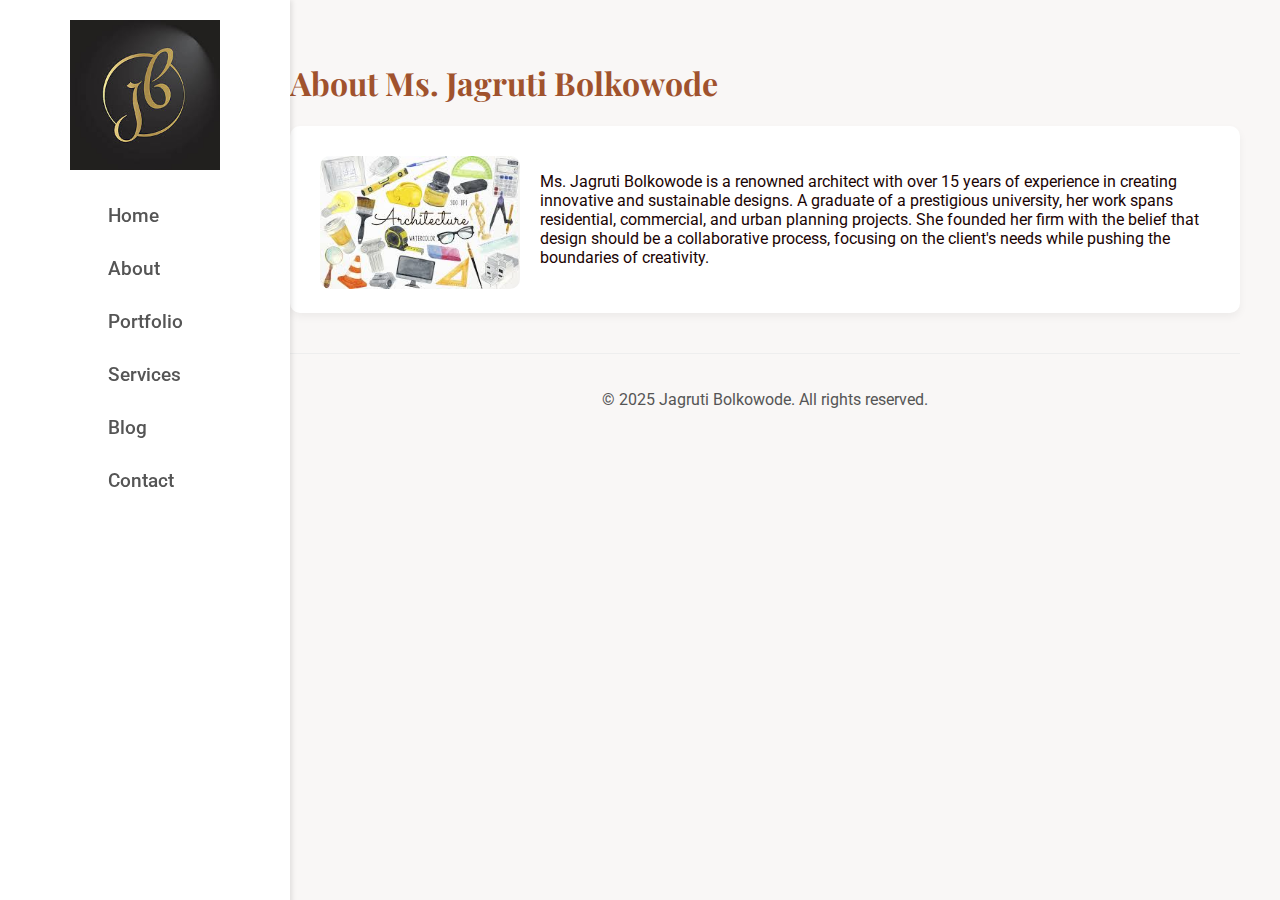
<file: about.html>
<!DOCTYPE html>
<html lang="en">
<head>
    <meta charset="UTF-8">
    <meta name="viewport" content="width=device-width, initial-scale=1.0">
    <title>About - Jagruti Borkar</title>
    <link rel="stylesheet" href="style.css">
    <link rel="icon" href="logo.png" type="image/png">
    <link href="https://fonts.googleapis.com/css2?family=Playfair+Display:wght@400;700&family=Roboto:wght@300;400&display=swap" rel="stylesheet">
</head>
<body>
    <aside class="sidebar">
        <div class="logo-container">
            <img src="img\img7.jpeg" alt="Jagruti Borkar Logo" class="logo">
        </div>
        <nav class="main-nav">
            <ul>
                <li><a href="index.html">Home</a></li>
                <li><a href="about.html">About</a></li>
                <li><a href="portfolio.html">Portfolio</a></li>
                <li><a href="services.html">Services</a></li>
                <li><a href="blog.html">Blog</a></li>
                <li><a href="contact.html">Contact</a></li>
                
            </ul>
        </nav>
    </aside>

    <main class="content">
        <header class="page-header">
            <h1>About Ms. Jagruti Bolkowode</h1>
        </header>

        <section class="bio">
            <img src="img\img2.jpeg" alt="Ms. Jagruti Bolkowode" class="profile-pic">
            <p>Ms. Jagruti Bolkowode is a renowned architect with over 15 years of experience in creating innovative and sustainable designs. A graduate of a prestigious university, her work spans residential, commercial, and urban planning projects. She founded her firm with the belief that design should be a collaborative process, focusing on the client's needs while pushing the boundaries of creativity.</p>
        </section>

        <footer>
            <p>&copy; 2025 Jagruti Bolkowode. All rights reserved.</p>
        </footer>
    </main>

</body>
</html>
</file>
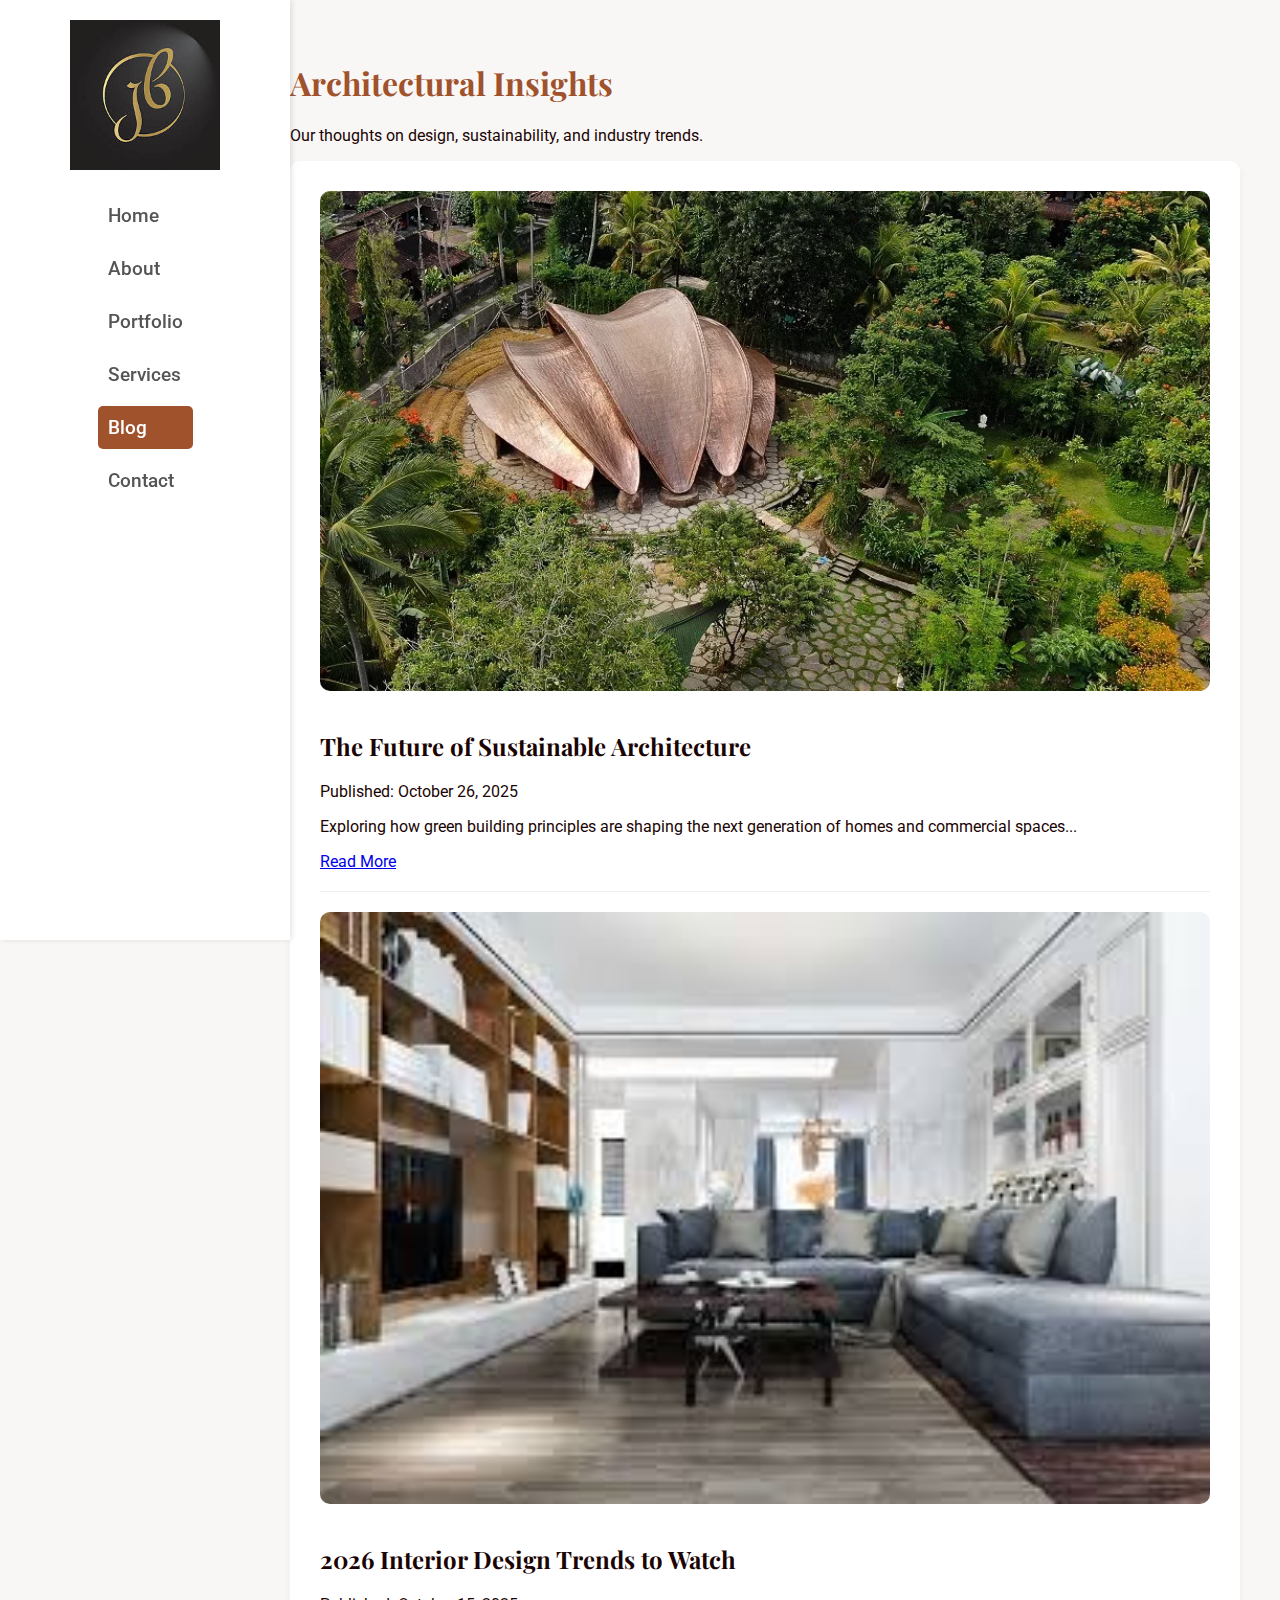
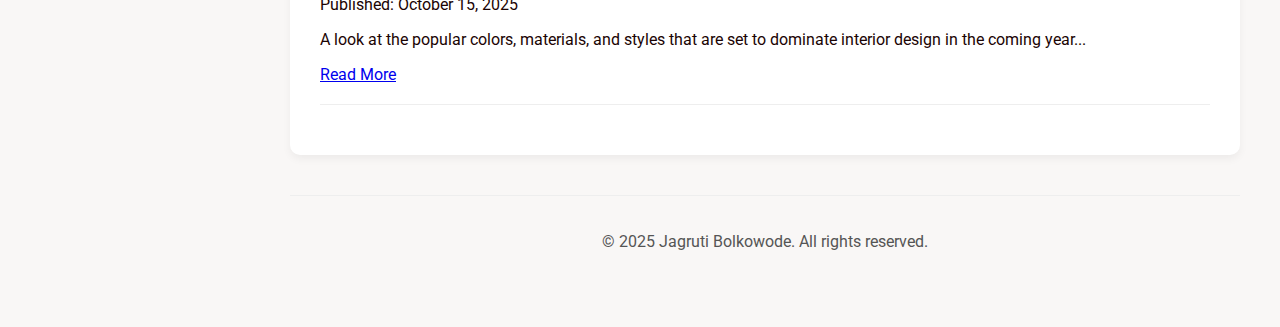
<file: blog.html>
<!DOCTYPE html>
<html lang="en">
<head>
    <meta charset="UTF-8">
    <meta name="viewport" content="width=device-width, initial-scale=1.0">
    <title>Blog - Jagruti Borkar</title>
    <link rel="stylesheet" href="style.css">
    <link rel="icon" href="logo.png" type="image/png">
    <link href="https://fonts.googleapis.com/css2?family=Playfair+Display:wght@400;700&family=Roboto:wght@300;400&display=swap" rel="stylesheet">
</head>
<body>
    <aside class="sidebar">
        <div class="logo-container">
            <img src="img\img7.jpeg" alt="Jagruti Borkar Logo" class="logo">
        </div>
        <nav class="main-nav">
            <ul>
                <li><a href="index.html">Home</a></li>
                <li><a href="about.html">About</a></li>
                <li><a href="portfolio.html">Portfolio</a></li>
                <li><a href="services.html">Services</a></li>
                <li><a href="blog.html">Blog</a></li>
                <li><a href="contact.html">Contact</a></li>
                
            </ul>
        </nav>
    </aside>

    <main class="content">
        <header class="page-header">
            <h1>Architectural Insights</h1>
            <p>Our thoughts on design, sustainability, and industry trends.</p>
        </header>

        <section class="blog-posts">
            <article class="blog-post">
                <img src="img\img8.webp" alt="Sustainable Architecture">
                <h2>The Future of Sustainable Architecture</h2>
                <p class="post-meta">Published: October 26, 2025</p>
                <p>Exploring how green building principles are shaping the next generation of homes and commercial spaces...</p>
                <a href="#" class="read-more">Read More</a>
            </article>
            <article class="blog-post">
                <img src="img\img9.jpeg" alt="Interior Design Trends">
                <h2>2026 Interior Design Trends to Watch</h2>
                <p class="post-meta">Published: October 15, 2025</p>
                <p>A look at the popular colors, materials, and styles that are set to dominate interior design in the coming year...</p>
                <a href="#" class="read-more">Read More</a>
            </article>
        </section>

        <footer>
            <p>&copy; 2025 Jagruti Bolkowode. All rights reserved.</p>
        </footer>
    </main>

    <script src="script.js"></script>
</body>
</html>
</file>
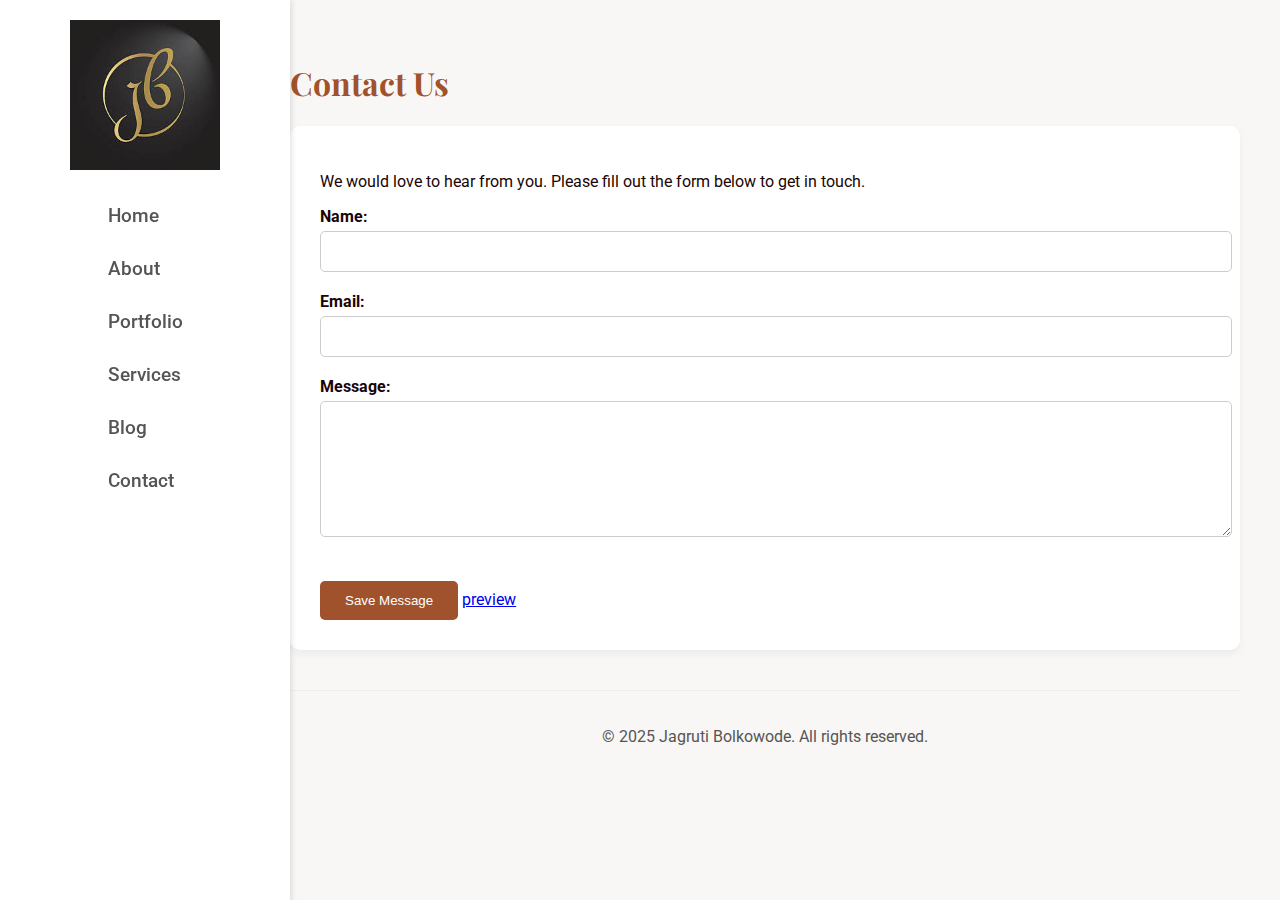
<file: contact.html>
<!DOCTYPE html>
<html lang="en">
<head>
    <meta charset="UTF-8">
    <meta name="viewport" content="width=device-width, initial-scale=1.0">
    <title>Contact - Jagruti Borkar</title>
    <link rel="stylesheet" href="style.css">
    <link rel="icon" href="logo.png" type="image/png">
    <link href="https://fonts.googleapis.com/css2?family=Playfair+Display:wght@400;700&family=Roboto:wght@300;400&display=swap" rel="stylesheet">
</head>
<body>
    <aside class="sidebar">
        <div class="logo-container">
            <img src="img\img7.jpeg" alt="Jagruti Borkar Logo" class="logo">
        </div>
        <nav class="main-nav">
            <ul>
                <li><a href="index.html">Home</a></li>
                <li><a href="about.html">About</a></li>
                <li><a href="portfolio.html">Portfolio</a></li>
                <li><a href="services.html">Services</a></li>
                <li><a href="blog.html">Blog</a></li>
                <li><a href="contact.html">Contact</a></li>
                
            </ul>
        </nav>
    </aside>

    <main class="content">
        <header class="page-header">
            <h1>Contact Us</h1>
        </header>

        <section class="contact-form-section">
            <p>We would love to hear from you. Please fill out the form below to get in touch.</p>
            <form action="user.html" method="GET" class="contact-form">
                <div class="form-group">
                    <label for="name">Name:</label>
                    <input type="text" id="name" name="name" >
                </div>
                <div class="form-group">
                    <label for="email">Email:</label>
                    <input type="email" id="email" name="email" >
                </div>
                <div class="form-group">
                    <label for="message">Message:</label>
                    <textarea id="message" name="message" rows="6" ></textarea>
                </div>
                <button type="submit" class="submit-button" onclick="Contact()">Save Message</button>
                <a href="user.html">preview</a>
            </form>
        </section>

        <footer>
            <p>&copy; 2025 Jagruti Bolkowode. All rights reserved.</p>
        </footer>
    </main>

</body>


  <script>
    function Contact() {
      const name = document.getElementById('name').value;
      const email = document.getElementById('email').value;
      const message = document.getElementById('message').value;


      if (!name || !email || !message) {
        alert('Please fill out both fields!');
        return;
      }

      const userDetails = { name, email, message };
      sessionStorage.setItem('userDetails', JSON.stringify(userDetails));

      alert('User details saved! You can now visit the next page to view them.');
       window.location.href = "user.html";
    }
  </script>

</html>
</file>
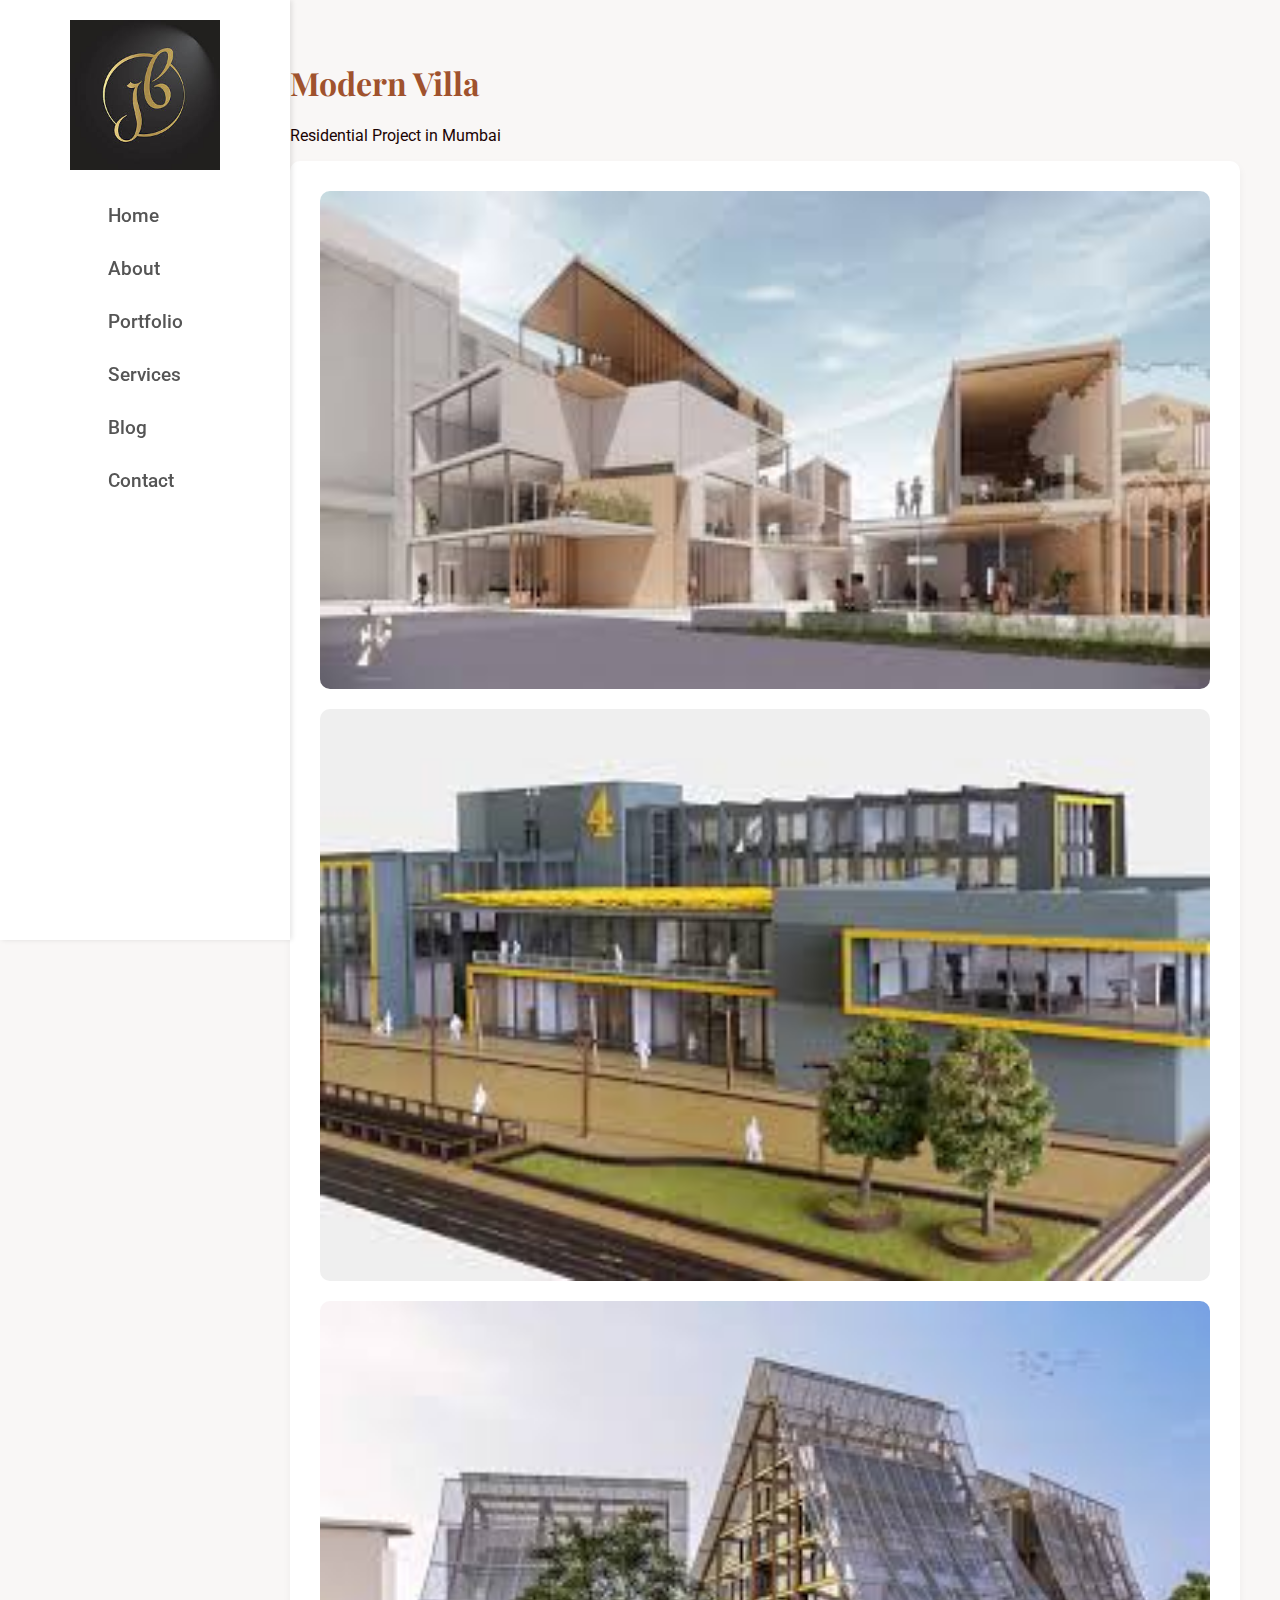
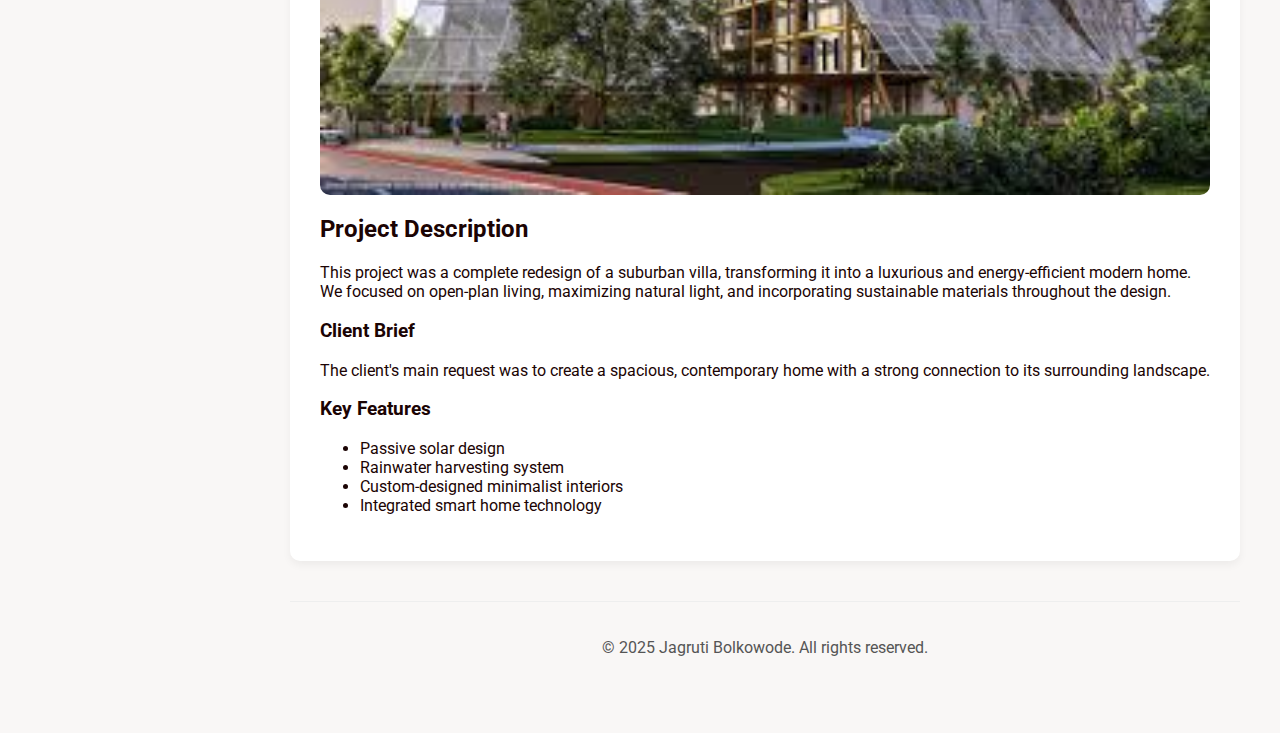
<file: project1.html>
<!DOCTYPE html>
<html lang="en">
<head>
    <meta charset="UTF-8">
    <meta name="viewport" content="width=device-width, initial-scale=1.0">
    <title>Modern Villa - Project Details</title>
    <link rel="stylesheet" href="style.css">
    <link rel="icon" href="logo.png" type="image/png">
    <link href="https://fonts.googleapis.com/css2?family=Playfair+Display:wght@400;700&family=Roboto:wght@300;400&display=swap" rel="stylesheet">
</head>
<body>
    <aside class="sidebar">
        <div class="logo-container">
            <img src="img\img7.jpeg" alt="Jagruti Borkar Logo" class="logo">
        </div>
        <nav class="main-nav">
            <ul>
                <li><a href="index.html">Home</a></li>
                <li><a href="about.html">About</a></li>
                <li><a href="portfolio.html">Portfolio</a></li>
                <li><a href="services.html">Services</a></li>
                <li><a href="blog.html">Blog</a></li>
                <li><a href="contact.html">Contact</a></li>
                
            </ul>
        </nav>
    </aside>

    <main class="content">
        <header class="page-header">
            <h1>Modern Villa</h1>
            <p class="subtitle">Residential Project in Mumbai</p>
        </header>

        <section class="project-details">
            <div class="project-images">
                <img src="img\img3.jpeg" alt="Modern Villa Exterior" class="full-width-image">
                <img src="img\img4.jpeg" alt="Modern Villa Interior" class="full-width-image">
                <img src="img\img5.jpeg" alt="Modern Villa Living Area" class="full-width-image">
            </div>

            <div class="project-info">
                <h2>Project Description</h2>
                <p>This project was a complete redesign of a suburban villa, transforming it into a luxurious and energy-efficient modern home. We focused on open-plan living, maximizing natural light, and incorporating sustainable materials throughout the design.</p>
                <h3>Client Brief</h3>
                <p>The client's main request was to create a spacious, contemporary home with a strong connection to its surrounding landscape.</p>
                <h3>Key Features</h3>
                <ul>
                    <li>Passive solar design</li>
                    <li>Rainwater harvesting system</li>
                    <li>Custom-designed minimalist interiors</li>
                    <li>Integrated smart home technology</li>
                </ul>
            </div>
        </section>

        <footer>
            <p>&copy; 2025 Jagruti Bolkowode. All rights reserved.</p>
        </footer>
    </main>

    <script src="script.js"></script>
</body>
</html>
</file>
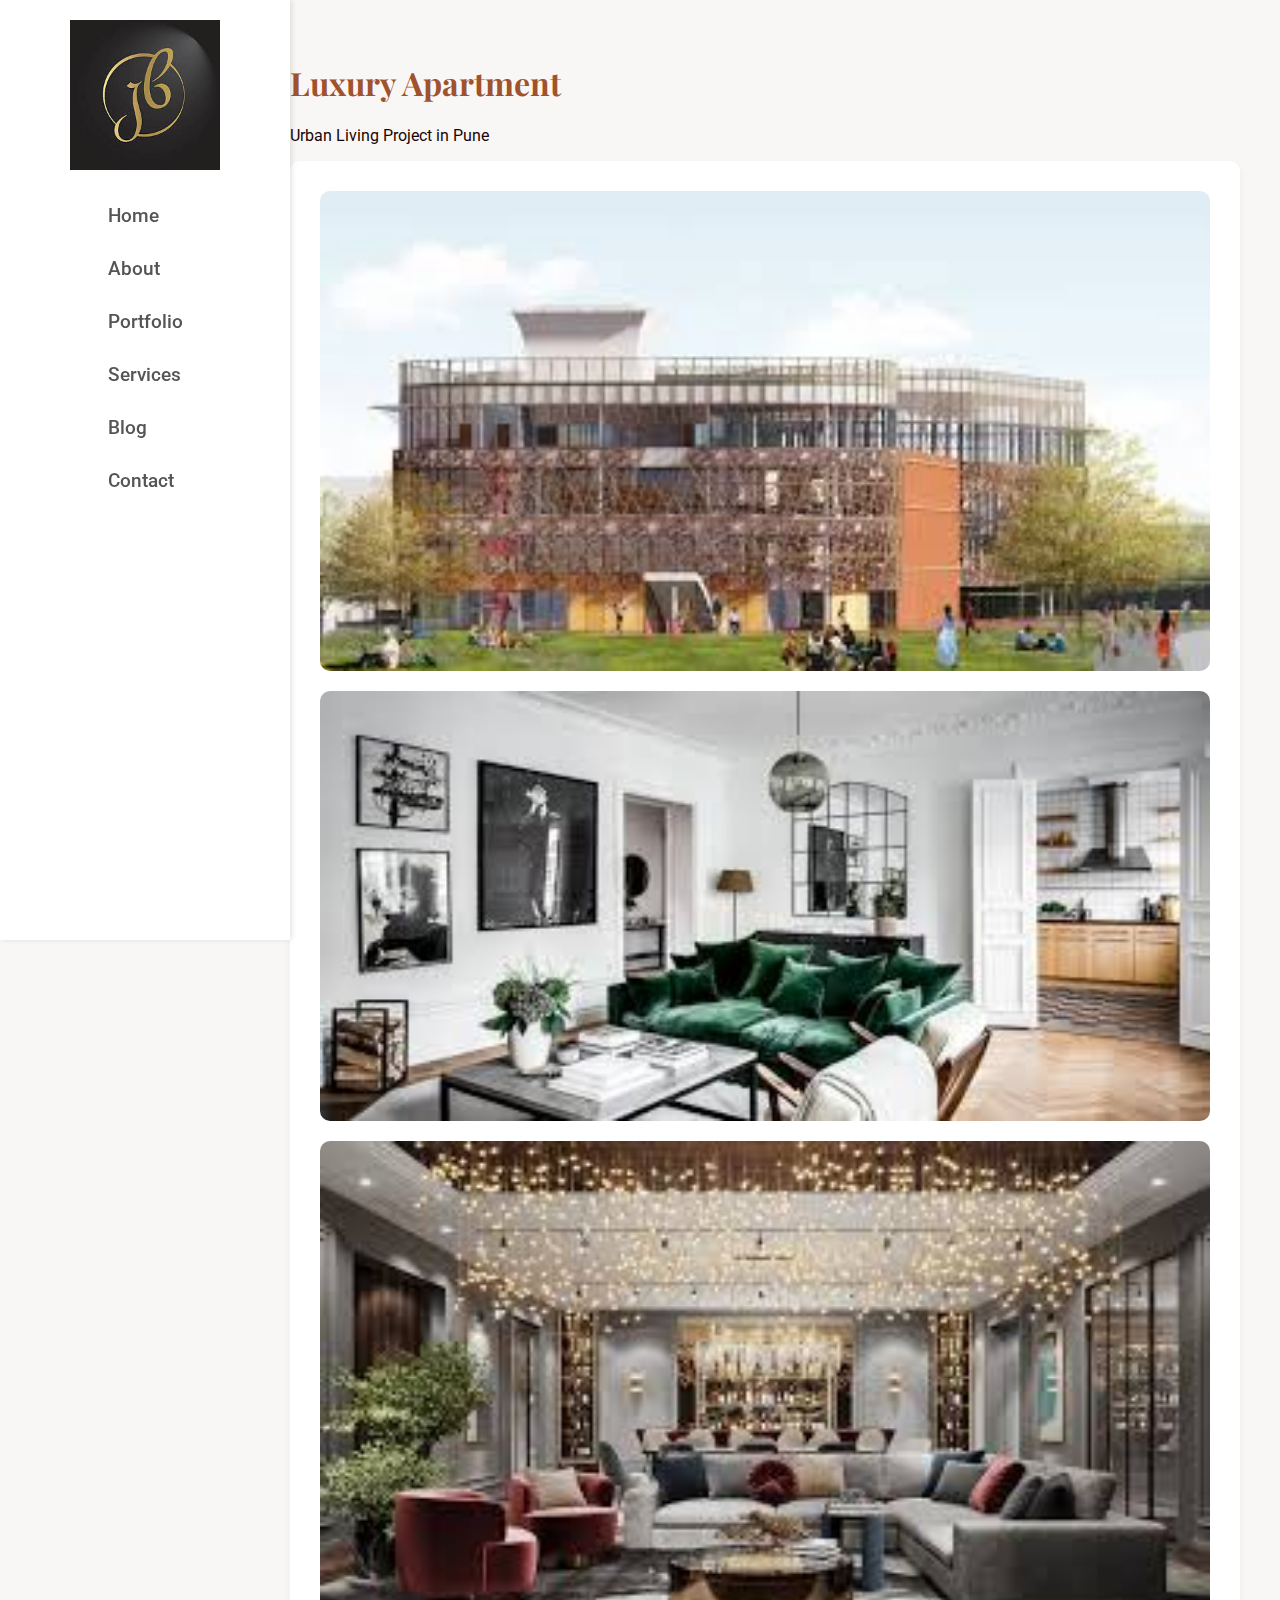
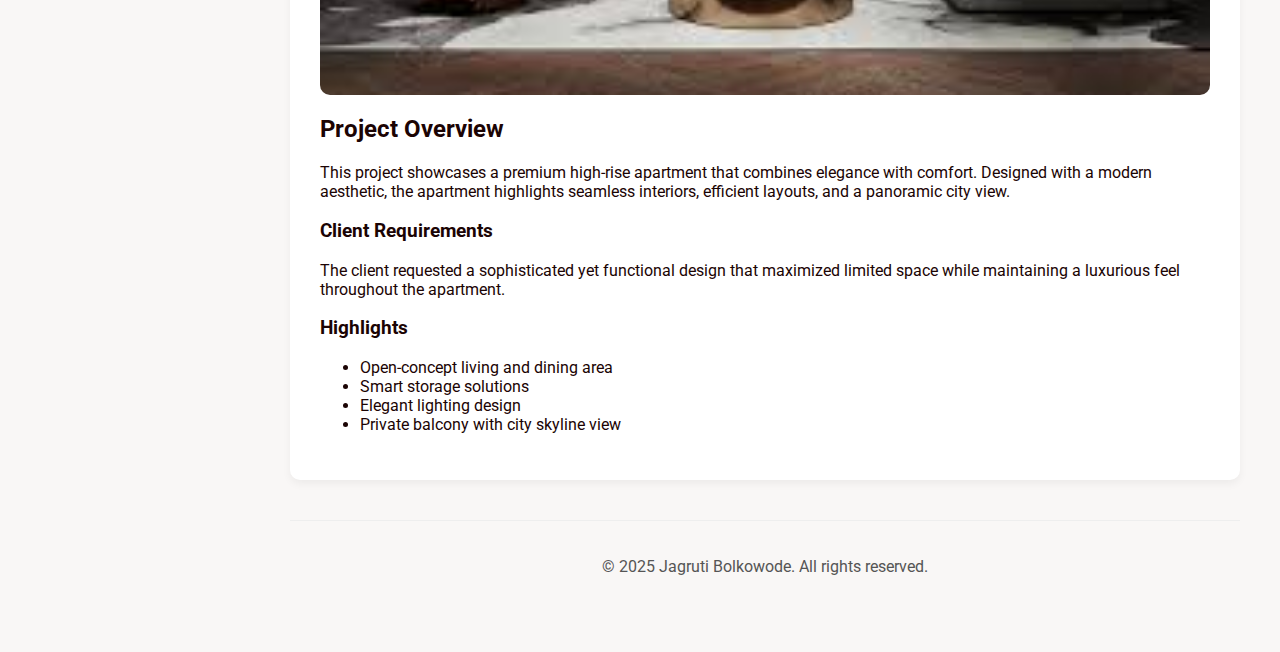
<file: project2.html>
<!DOCTYPE html>
<html lang="en">
<head>
    <meta charset="UTF-8">
    <meta name="viewport" content="width=device-width, initial-scale=1.0">
    <title>Luxury Apartment - Project Details</title>
    <link rel="stylesheet" href="style.css">
    <link rel="icon" href="logo.png" type="image/png">
    <link href="https://fonts.googleapis.com/css2?family=Playfair+Display:wght@400;700&family=Roboto:wght@300;400&display=swap" rel="stylesheet">
</head>
<body>
    <aside class="sidebar">
        <div class="logo-container">
            <img src="img\img7.jpeg" alt="Jagruti Borkar Logo" class="logo">
        </div>
        <nav class="main-nav">
            <ul>
                <li><a href="index.html">Home</a></li>
                <li><a href="about.html">About</a></li>
                <li><a href="portfolio.html">Portfolio</a></li>
                <li><a href="services.html">Services</a></li>
                <li><a href="blog.html">Blog</a></li>
                <li><a href="contact.html">Contact</a></li>
            </ul>
        </nav>
    </aside>

    <main class="content">
        <header class="page-header">
            <h1>Luxury Apartment</h1>
            <p class="subtitle">Urban Living Project in Pune</p>
        </header>

        <section class="project-details">
            <div class="project-images">
                <img src="img\img6.jpeg" alt="Luxury Apartment Exterior" class="full-width-image">
                <img src="img\img11.jpeg" alt="Luxury Apartment Interior" class="full-width-image">
                <img src="img\img10.jpeg" alt="Luxury Apartment Balcony" class="full-width-image">
            </div>

            <div class="project-info">
                <h2>Project Overview</h2>
                <p>This project showcases a premium high-rise apartment that combines elegance with comfort. Designed with a modern aesthetic, the apartment highlights seamless interiors, efficient layouts, and a panoramic city view.</p>
                
                <h3>Client Requirements</h3>
                <p>The client requested a sophisticated yet functional design that maximized limited space while maintaining a luxurious feel throughout the apartment.</p>
                
                <h3>Highlights</h3>
                <ul>
                    <li>Open-concept living and dining area</li>
                    <li>Smart storage solutions</li>
                    <li>Elegant lighting design</li>
                    <li>Private balcony with city skyline view</li>
                </ul>
            </div>
        </section>

        <footer>
            <p>&copy; 2025 Jagruti Bolkowode. All rights reserved.</p>
        </footer>
    </main>

   
</body>
</html>
</file>
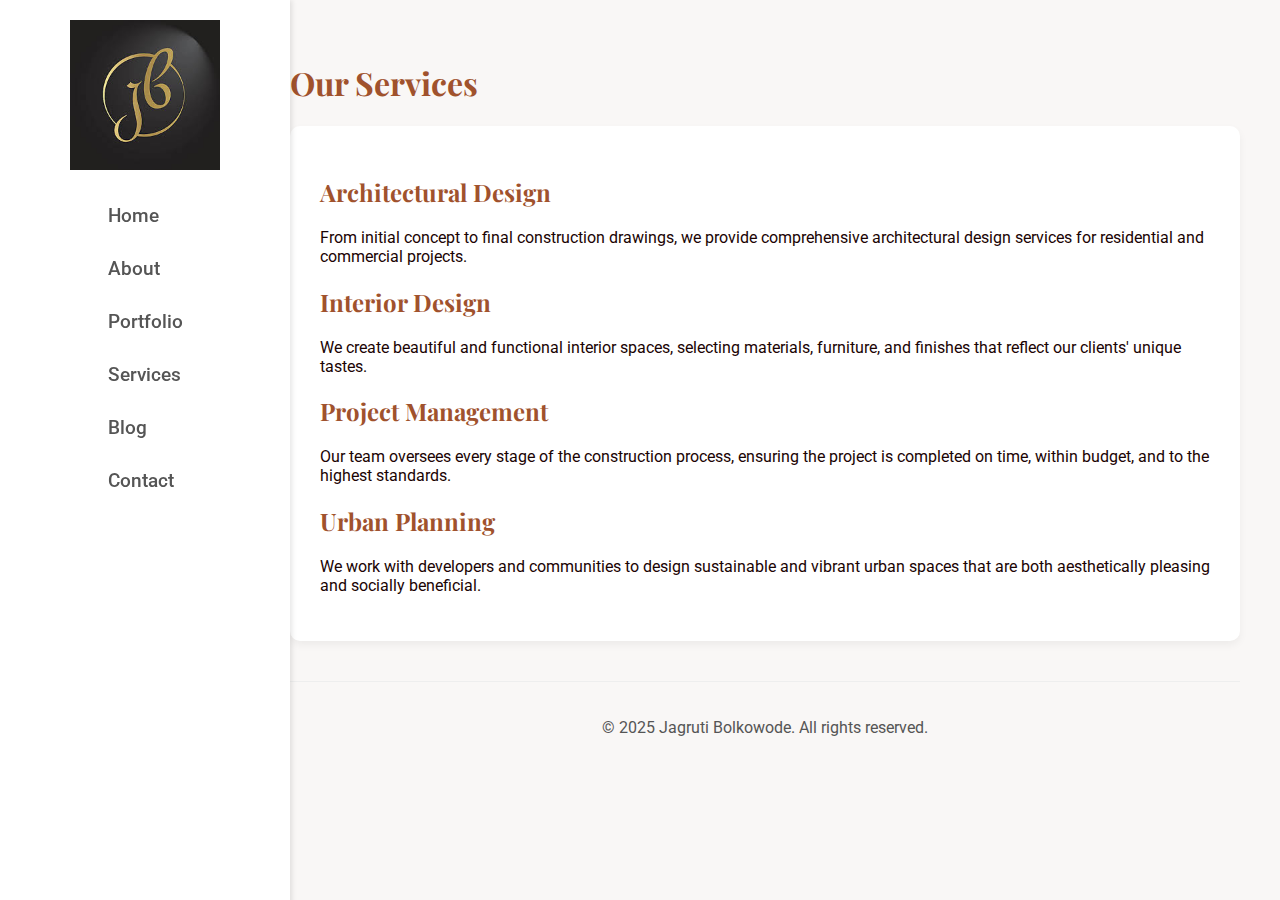
<file: services.html>
<!DOCTYPE html>
<html lang="en">
<head>
    <meta charset="UTF-8">
    <meta name="viewport" content="width=device-width, initial-scale=1.0">
    <title>Services - Jagruti Borkar</title>
    <link rel="stylesheet" href="style.css">
    <link rel="icon" href="logo.png" type="image/png">
    <link href="https://fonts.googleapis.com/css2?family=Playfair+Display:wght@400;700&family=Roboto:wght@300;400&display=swap" rel="stylesheet">
</head>
<body>
    <aside class="sidebar">
        <div class="logo-container">
            <img src="img\img7.jpeg" alt="Jagruti Borkar Logo" class="logo">
        </div>
        <nav class="main-nav">
            <ul>
                <li><a href="index.html">Home</a></li>
                <li><a href="about.html">About</a></li>
                <li><a href="portfolio.html">Portfolio</a></li>
                <li><a href="services.html">Services</a></li>
                <li><a href="blog.html">Blog</a></li>
                <li><a href="contact.html">Contact</a></li>
                
            </ul>
        </nav>
    </aside>

    <main class="content">
        <header class="page-header">
            <h1>Our Services</h1>
        </header>

        <section class="services-list">
            <div class="service-item">
                <h2>Architectural Design</h2>
                <p>From initial concept to final construction drawings, we provide comprehensive architectural design services for residential and commercial projects.</p>
            </div>
            <div class="service-item">
                <h2>Interior Design</h2>
                <p>We create beautiful and functional interior spaces, selecting materials, furniture, and finishes that reflect our clients' unique tastes.</p>
            </div>
            <div class="service-item">
                <h2>Project Management</h2>
                <p>Our team oversees every stage of the construction process, ensuring the project is completed on time, within budget, and to the highest standards.</p>
            </div>
            <div class="service-item">
                <h2>Urban Planning</h2>
                <p>We work with developers and communities to design sustainable and vibrant urban spaces that are both aesthetically pleasing and socially beneficial.</p>
            </div>
        </section>

        <footer>
            <p>&copy; 2025 Jagruti Bolkowode. All rights reserved.</p>
        </footer>
    </main>

</body>
</html>
</file>
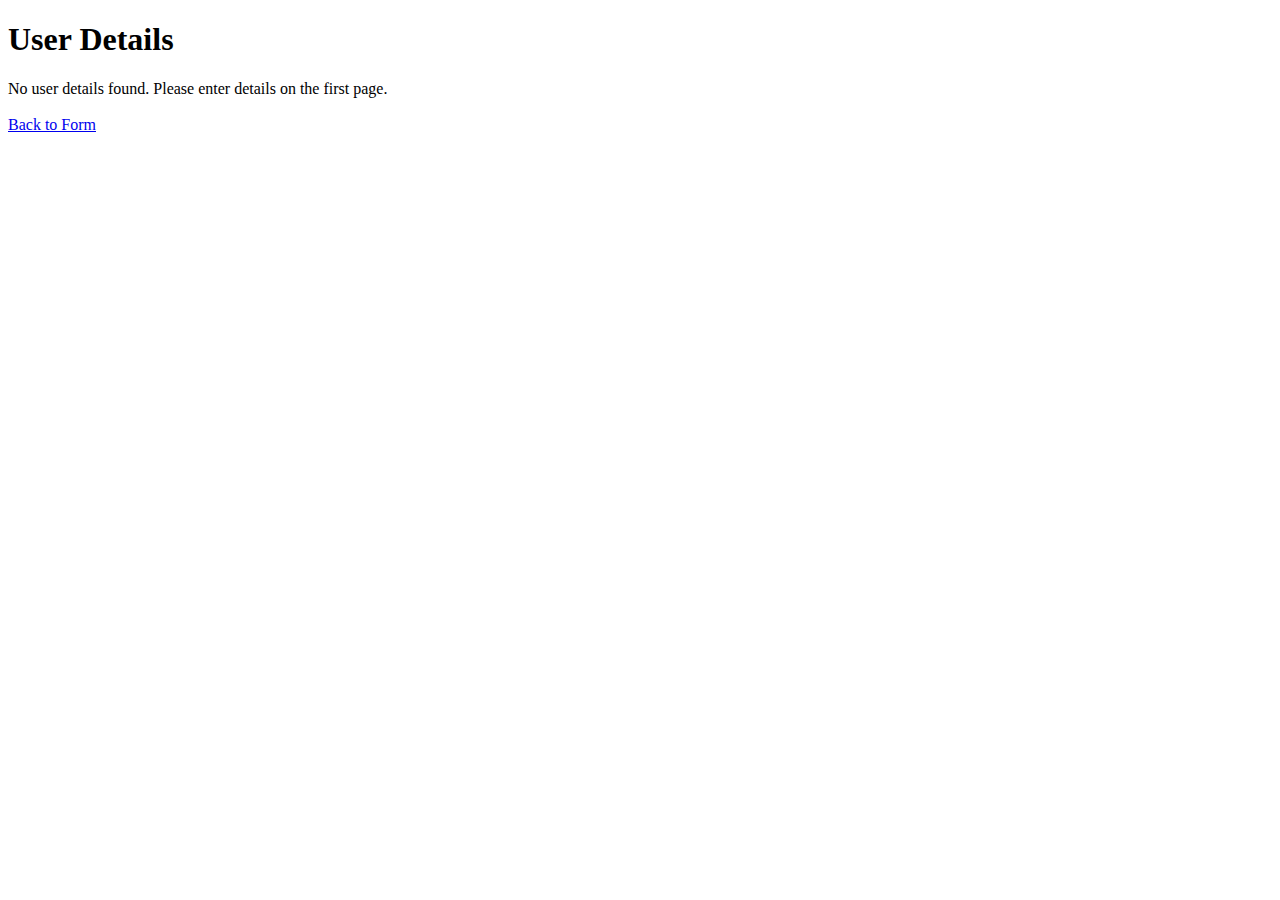
<file: user.html>
<!DOCTYPE html>
<html>
<head>
  <title>Display User Details</title>
  <script>
    window.onload = function() {
      const detailsDiv = document.getElementById('userDetails');
      const userDetails = sessionStorage.getItem('userDetails');

      if (userDetails) {
        const user = JSON.parse(userDetails);
        detailsDiv.innerHTML = `
          <p><strong>Name:</strong> ${user.name}</p>
          <p><strong>Email:</strong> ${user.email}</p>
          <p><strong>Message:</strong> ${user.message}</p>
        `;
      } else {
        detailsDiv.textContent = 'No user details found. Please enter details on the first page.';
      }
    };
  </script>
</head>
<body>
  <h1>User Details</h1>
  <div id="userDetails"></div>
  <br>
  <a href="contact.html">Back to Form</a>
</body>
</html>
</file>
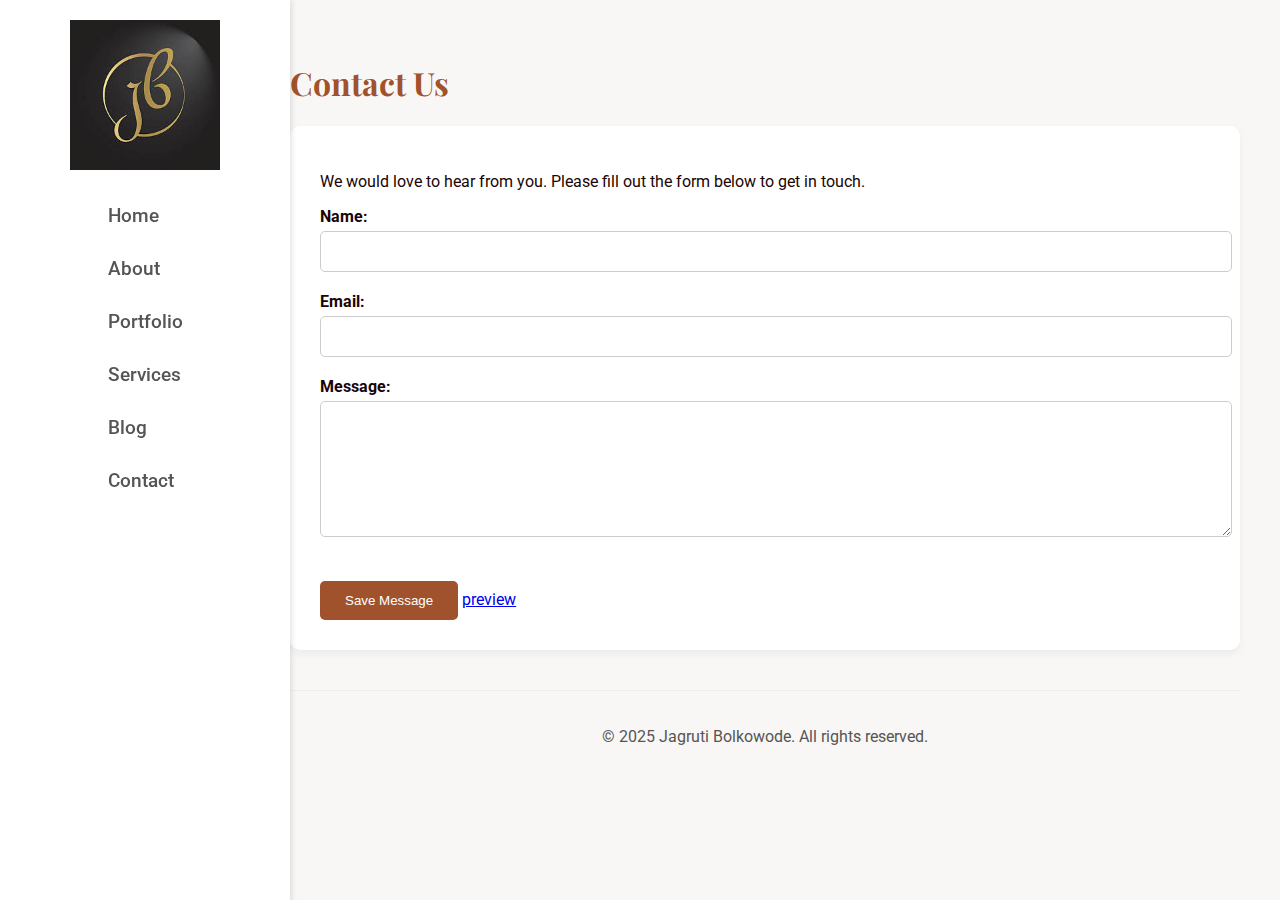
<file: JB3/contact.html>
<!DOCTYPE html>
<html lang="en">
<head>
    <meta charset="UTF-8">
    <meta name="viewport" content="width=device-width, initial-scale=1.0">
    <title>Contact - Jagruti Borkar</title>
    <link rel="stylesheet" href="style.css">
    <link rel="icon" href="logo.png" type="image/png">
    <link href="https://fonts.googleapis.com/css2?family=Playfair+Display:wght@400;700&family=Roboto:wght@300;400&display=swap" rel="stylesheet">
</head>
<body>
    <aside class="sidebar">
        <div class="logo-container">
            <img src="img\img7.jpeg" alt="Jagruti Borkar Logo" class="logo">
        </div>
        <nav class="main-nav">
            <ul>
                <li><a href="index.html">Home</a></li>
                <li><a href="about.html">About</a></li>
                <li><a href="portfolio.html">Portfolio</a></li>
                <li><a href="services.html">Services</a></li>
                <li><a href="blog.html">Blog</a></li>
                <li><a href="contact.html">Contact</a></li>
            </ul>
        </nav>
    </aside>

    <main class="content">
        <header class="page-header">
            <h1>Contact Us</h1>
        </header>

        <section class="contact-form-section">
            <p>We would love to hear from you. Please fill out the form below to get in touch.</p>
            <form action="" method="post" class="contact-form">
                <div class="form-group">
                    <label for="name">Name:</label>
                    <input type="text" id="name" name="name" >
                </div>
                <div class="form-group">
                    <label for="email">Email:</label>
                    <input type="email" id="email" name="email" >
                </div>
                <div class="form-group">
                    <label for="message">Message:</label>
                    <textarea id="message" name="message" rows="6" ></textarea>
                </div>
                <button type="submit" class="submit-button" onclick="Contact()">Save Message</button>
                <a href="user.html">preview</a>
            </form>
        </section>

        <footer>
            <p>&copy; 2025 Jagruti Bolkowode. All rights reserved.</p>
        </footer>
    </main>

</body>


  <script>
    function Contact() {
      const name = document.getElementById('name').value;
      const email = document.getElementById('email').value;
      const message = document.getElementById('message').value;


      if (!name || !email || !message) {
        alert('Please fill out both fields!');
        return;
      }

      const userDetails = { name, email, message };
      sessionStorage.setItem('userDetails', JSON.stringify(userDetails));

      alert('User details saved! You can now visit the next page to view them.');
    }
  </script>

</html>
</file>
<file: style.css>
:root {
    --primary-color: #1b0404;
    --secondary-color: #555;
    --accent-color: #a0522d; /* Sienna color */
    --background-color: #f9f7f6;
    --font-heading: 'Playfair Display', serif;
    --font-body: 'Roboto', sans-serif;
}

body {
    margin: 0;
    font-family: var(--font-body);
    color: var(--primary-color);
    display: flex;
    background-color: var(--background-color);
}

.sidebar {
    width: 250px;
    background-color: #fff;
    padding: 20px;
    box-shadow: 2px 0 5px rgba(0,0,0,0.1);
    position: fixed;
    height: 100vh;
    display: flex;
    flex-direction: column;
    align-items: center;
}

.logo-container {
    padding-bottom: 20px;
}

.logo {
    width: 150px;
    height: auto;
}

.main-nav ul {
    list-style: none;
    padding: 0;
    margin: 0;
}

.main-nav li {
    margin-bottom: 10px;
}

.main-nav a {
    text-decoration: none;
    color: var(--secondary-color);
    font-size: 1.2em;
    font-weight: 500;
    display: block;
    padding: 10px;
    border-radius: 5px;
    transition: background-color 0.3s, color 0.3s;
}

.main-nav a:hover, .main-nav a.active {
    background-color: var(--accent-color);
    color: #fff;
}

.content {
    margin-left: 250px;
    width: calc(100% - 250px);
    padding: 40px;
}

.hero-section {
    background-image: url('hero-bg.jpg');
    background-size: cover;
    background-position: center;
    color: #fff;
    text-align: center;
    padding: 150px 20px;
    margin-bottom: 40px;
    border-radius: 10px;
    text-shadow: 2px 2px 4px rgba(0,0,0,0.5);
}

.hero-section h1 {
    font-family: var(--font-heading);
    font-size: 3em;
}

.intro, .bio, .services-list, .contact-form-section, .blog-posts, .project-details {
    background-color: #fff;
    padding: 30px;
    border-radius: 10px;
    box-shadow: 0 4px 8px rgba(0,0,0,0.05);
    margin-bottom: 40px;
}

.intro h2, .page-header h1, .services-list h2 {
    font-family: var(--font-heading);
    color: var(--accent-color);
}

.cta-button, .submit-button {
    display: inline-block;
    background-color: var(--accent-color);
    color: #fff;
    padding: 12px 25px;
    border-radius: 5px;
    text-decoration: none;
    margin-top: 20px;
    transition: background-color 0.3s;
    border: none;
    cursor: pointer;
}

.cta-button:hover, .submit-button:hover {
    background-color: #8b4513; /* Darker sienna */
}

footer {
    text-align: center;
    padding: 20px 0;
    margin-top: 40px;
    border-top: 1px solid #eee;
    color: var(--secondary-color);
}

.profile-pic {
    float: left;
    margin-right: 20px;
    border-radius: 10px;
    width: 200px;
    height: auto;
}

.portfolio-grid {
    display: grid;
    grid-template-columns: repeat(auto-fit, minmax(250px, 1fr));
    gap: 20px;
}

.project-card {
    background-color: #fff;
    border-radius: 10px;
    box-shadow: 0 4px 8px rgba(0,0,0,0.1);
    overflow: hidden;
    text-align: center;
    transition: transform 0.3s ease;
}

.project-card:hover {
    transform: translateY(-5px);
}

.project-card img {
    width: 100%;
    height: 200px;
    object-fit: cover;
}

.project-card h3 {
    margin-top: 15px;
    font-family: var(--font-heading);
}

.project-card p {
    color: var(--secondary-color);
    font-size: 0.9em;
    padding: 0 15px 15px;
}

.project-images {
    display: grid;
    grid-template-columns: 1fr;
    gap: 20px;
    margin-bottom: 20px;
}

.project-images img {
    width: 100%;
    border-radius: 10px;
}

.contact-form .form-group {
    margin-bottom: 20px;
}

.contact-form label {
    display: block;
    margin-bottom: 5px;
    font-weight: bold;
}

.contact-form input, .contact-form textarea {
    width: 100%;
    padding: 10px;
    border: 1px solid #ccc;
    border-radius: 5px;
    font-family: inherit;
    font-size: 1em;
}

.blog-post {
    border-bottom: 1px solid #eee;
    padding-bottom: 20px;
    margin-bottom: 20px;
}

.blog-post img {
    width: 100%;
    height: auto;
    border-radius: 10px;
    margin-bottom: 15px;
}

.blog-post h2 {
    font-family: var(--font-heading);
    color: var(--primary-color);
}
</file>
<file: JB3/style.css>
:root {
    --primary-color: #1b0404;
    --secondary-color: #555;
    --accent-color: #a0522d; /* Sienna color */
    --background-color: #f9f7f6;
    --font-heading: 'Playfair Display', serif;
    --font-body: 'Roboto', sans-serif;
}

body {
    margin: 0;
    font-family: var(--font-body);
    color: var(--primary-color);
    display: flex;
    background-color: var(--background-color);
}

.sidebar {
    width: 250px;
    background-color: #fff;
    padding: 20px;
    box-shadow: 2px 0 5px rgba(0,0,0,0.1);
    position: fixed;
    height: 100vh;
    display: flex;
    flex-direction: column;
    align-items: center;
}

.logo-container {
    padding-bottom: 20px;
}

.logo {
    width: 150px;
    height: auto;
}

.main-nav ul {
    list-style: none;
    padding: 0;
    margin: 0;
}

.main-nav li {
    margin-bottom: 10px;
}

.main-nav a {
    text-decoration: none;
    color: var(--secondary-color);
    font-size: 1.2em;
    font-weight: 500;
    display: block;
    padding: 10px;
    border-radius: 5px;
    transition: background-color 0.3s, color 0.3s;
}

.main-nav a:hover, .main-nav a.active {
    background-color: var(--accent-color);
    color: #fff;
}

.content {
    margin-left: 250px;
    width: calc(100% - 250px);
    padding: 40px;
}

.hero-section {
    background-image: url('hero-bg.jpg');
    background-size: cover;
    background-position: center;
    color: #fff;
    text-align: center;
    padding: 150px 20px;
    margin-bottom: 40px;
    border-radius: 10px;
    text-shadow: 2px 2px 4px rgba(0,0,0,0.5);
}

.hero-section h1 {
    font-family: var(--font-heading);
    font-size: 3em;
}

.intro, .bio, .services-list, .contact-form-section, .blog-posts, .project-details {
    background-color: #fff;
    padding: 30px;
    border-radius: 10px;
    box-shadow: 0 4px 8px rgba(0,0,0,0.05);
    margin-bottom: 40px;
}

.intro h2, .page-header h1, .services-list h2 {
    font-family: var(--font-heading);
    color: var(--accent-color);
}

.cta-button, .submit-button {
    display: inline-block;
    background-color: var(--accent-color);
    color: #fff;
    padding: 12px 25px;
    border-radius: 5px;
    text-decoration: none;
    margin-top: 20px;
    transition: background-color 0.3s;
    border: none;
    cursor: pointer;
}

.cta-button:hover, .submit-button:hover {
    background-color: #8b4513; /* Darker sienna */
}

footer {
    text-align: center;
    padding: 20px 0;
    margin-top: 40px;
    border-top: 1px solid #eee;
    color: var(--secondary-color);
}

.profile-pic {
    float: left;
    margin-right: 20px;
    border-radius: 10px;
    width: 200px;
    height: auto;
}

.portfolio-grid {
    display: grid;
    grid-template-columns: repeat(auto-fit, minmax(250px, 1fr));
    gap: 20px;
}

.project-card {
    background-color: #fff;
    border-radius: 10px;
    box-shadow: 0 4px 8px rgba(0,0,0,0.1);
    overflow: hidden;
    text-align: center;
    transition: transform 0.3s ease;
}

.project-card:hover {
    transform: translateY(-5px);
}

.project-card img {
    width: 100%;
    height: 200px;
    object-fit: cover;
}

.project-card h3 {
    margin-top: 15px;
    font-family: var(--font-heading);
}

.project-card p {
    color: var(--secondary-color);
    font-size: 0.9em;
    padding: 0 15px 15px;
}

.project-images {
    display: grid;
    grid-template-columns: 1fr;
    gap: 20px;
    margin-bottom: 20px;
}

.project-images img {
    width: 100%;
    border-radius: 10px;
}

.contact-form .form-group {
    margin-bottom: 20px;
}

.contact-form label {
    display: block;
    margin-bottom: 5px;
    font-weight: bold;
}

.contact-form input, .contact-form textarea {
    width: 100%;
    padding: 10px;
    border: 1px solid #ccc;
    border-radius: 5px;
    font-family: inherit;
    font-size: 1em;
}

.blog-post {
    border-bottom: 1px solid #eee;
    padding-bottom: 20px;
    margin-bottom: 20px;
}

.blog-post img {
    width: 100%;
    height: auto;
    border-radius: 10px;
    margin-bottom: 15px;
}

.blog-post h2 {
    font-family: var(--font-heading);
    color: var(--primary-color);
}
</file>
